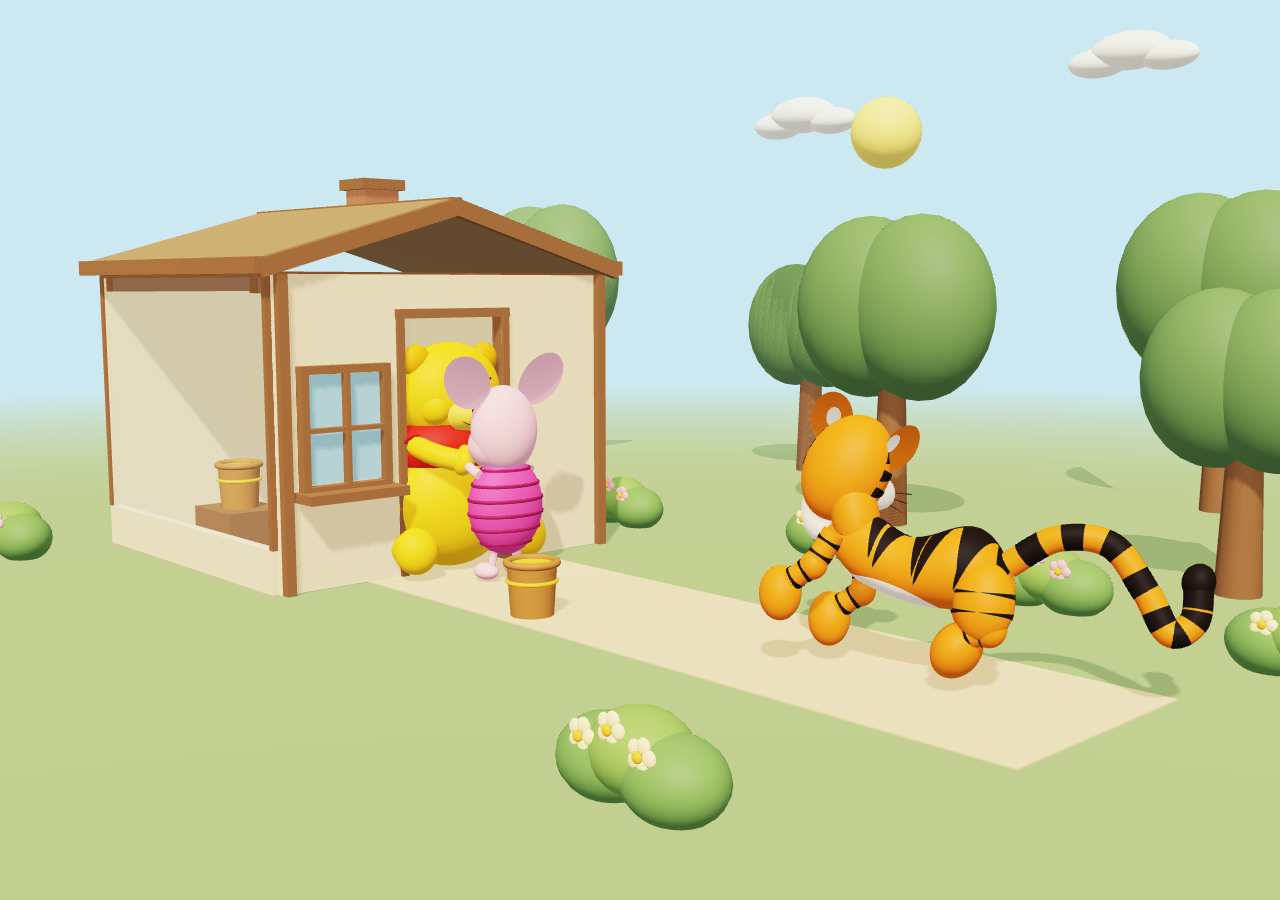
<file: index.html>
﻿<!doctype html>
<html lang="id">
<head>
  <meta charset="utf-8">
  <meta name="viewport" content="width=device-width,initial-scale=1">
  <title>Sedikit Terlalu Banyak Madu — Hundred Acre Wood</title>
  <link rel="icon" href="data:,">
  <link rel="stylesheet" href="styles/style.css">
</head>
<body data-character="story">
  <canvas id="scene" aria-label="Pooh terjepit di pintu; Piglet dan Tigger bekerja sama menolongnya"></canvas>
  <section id="story-controls" class="hidden" aria-label="Kontrol cerita">
    <div class="timeline"><label for="story-time">Adegan</label><input id="story-time" type="range" min="0" max="68" step="0.1" value="0"><output id="story-clock" for="story-time">00 / 68 dtk</output></div>
    <div class="story-actions"><button id="play-story" type="button">Jeda</button><button id="replay-story" type="button">Ulangi</button><button id="hide-controls" type="button">Sembunyikan (U)</button></div>
    <nav aria-label="Demo per karakter"><a href="pooh.html">Pooh</a><a href="piglet.html">Piglet</a><a href="tigger.html">Tigger</a></nav>
    <p class="hint">Space: jeda · R: ulangi · U: kontrol<br>Drag: kamera · Scroll: zoom</p>
  </section>
  <script type="module" src="src/main.js"></script>
</body>
</html>
</file>
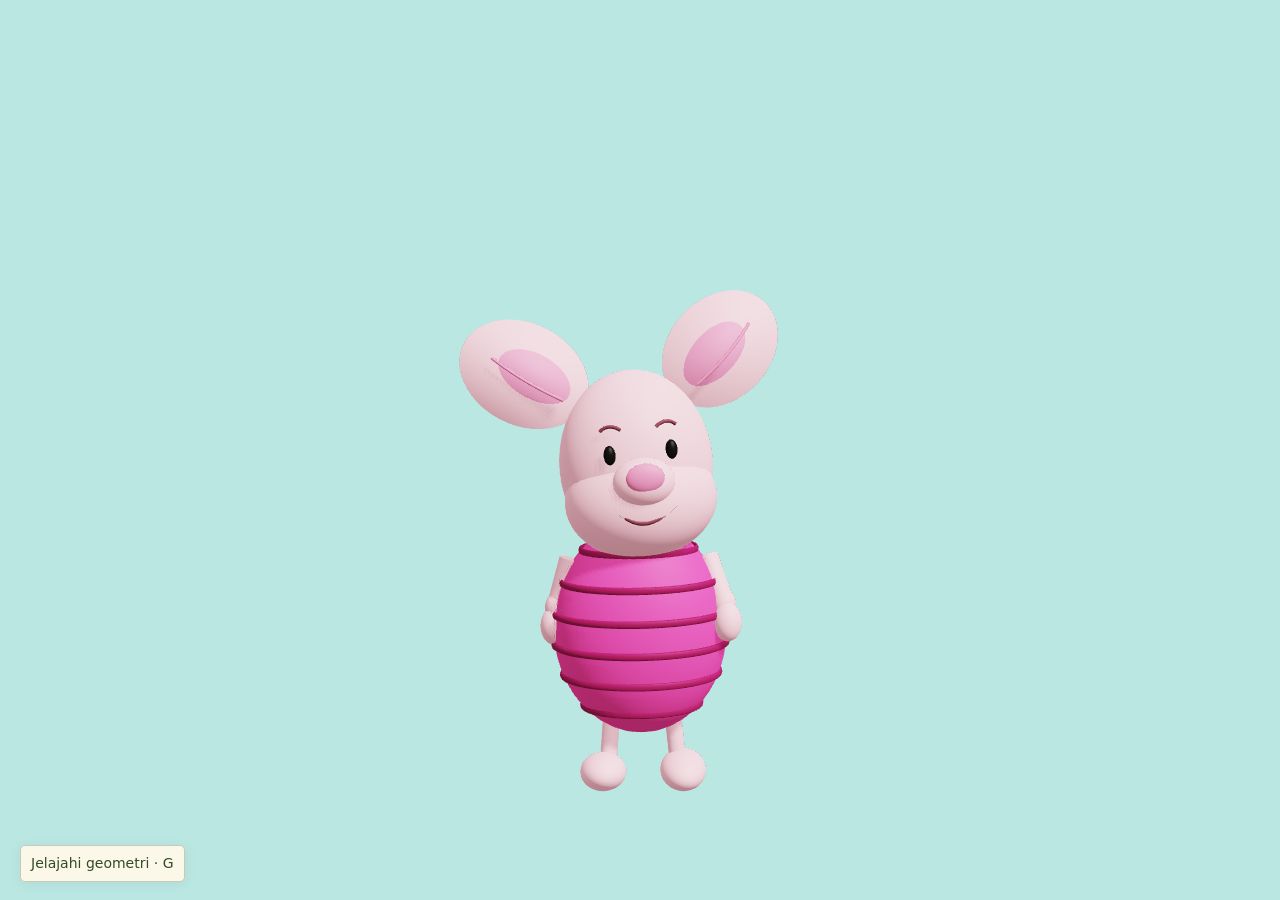
<file: piglet.html>
<!doctype html>
<html lang="id">
<head>
  <meta charset="utf-8">
  <meta name="viewport" content="width=device-width,initial-scale=1">
  <title>Piglet — WebGL</title>
  <link rel="stylesheet" href="styles/style.css">
</head>
<body data-character="piglet">
  <canvas id="scene" aria-label="Piglet 3D"></canvas>
  <button id="geometry-toggle" type="button" aria-expanded="false" aria-controls="geometry-guide">Jelajahi geometri · G</button>
  <aside id="geometry-guide" aria-labelledby="geometry-title" hidden>
    <h2 id="geometry-title">Geometri Piglet</h2>
    <p class="geometry-intro">Pilih bentuk untuk melihat bagian penyusunnya.</p>
    <div class="geometry-options" role="group" aria-label="Sorot primitive">
      <button type="button" data-primitive="original" aria-pressed="true">Warna asli</button>
      <button type="button" data-primitive="ellipsoid" aria-pressed="false">Ellipsoid</button>
      <button type="button" data-primitive="elliptic-paraboloid" aria-pressed="false">Paraboloid</button>
      <button type="button" data-primitive="cylinder" aria-pressed="false">Cylinder</button>
      <button type="button" data-primitive="curve" aria-pressed="false">Curve 3D</button>
      <button type="button" data-primitive="parametric" aria-pressed="false">Surface / torus</button>
    </div>
    <p id="geometry-formula"></p>
    <p id="geometry-description" aria-live="polite"></p>
  </aside>
  <script type="module" src="src/main.js"></script>
</body>
</html>
</file>
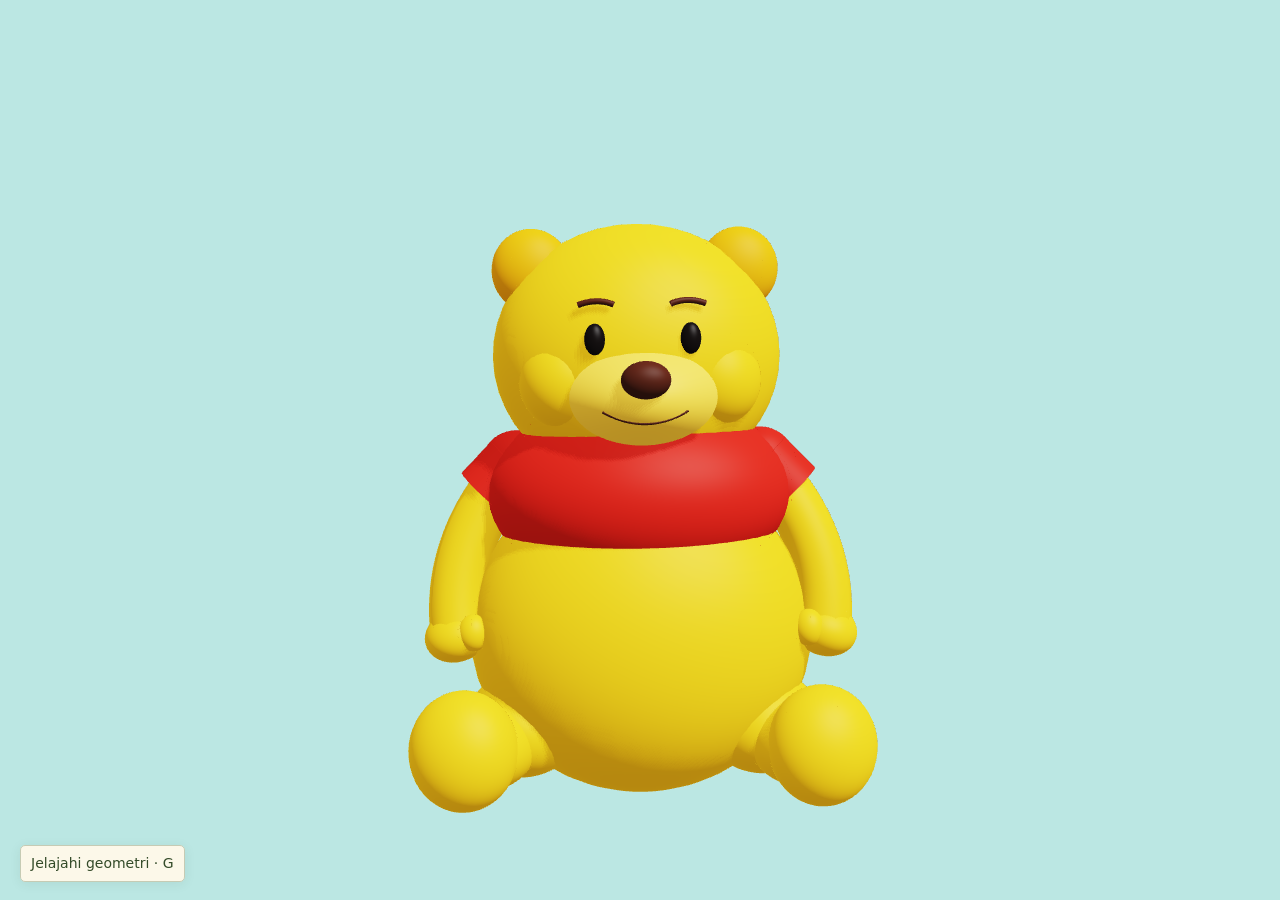
<file: pooh.html>
<!doctype html>
<html lang="id">
<head>
  <meta charset="utf-8">
  <meta name="viewport" content="width=device-width,initial-scale=1">
  <title>Winnie the Pooh — WebGL</title>
  <link rel="stylesheet" href="styles/style.css">
</head>
<body data-character="pooh">
  <canvas id="scene" aria-label="Winnie the Pooh 3D"></canvas>
  <button id="geometry-toggle" type="button" aria-expanded="false" aria-controls="geometry-guide">Jelajahi geometri · G</button>
  <aside id="geometry-guide" aria-labelledby="geometry-title" hidden>
    <h2 id="geometry-title">Geometri Winnie the Pooh</h2>
    <p class="geometry-intro">Pilih bentuk untuk melihat bagian penyusunnya.</p>
    <div class="geometry-options" role="group" aria-label="Sorot primitive">
      <button type="button" data-primitive="original" aria-pressed="true">Warna asli</button>
      <button type="button" data-primitive="ellipsoid" aria-pressed="false">Ellipsoid</button>
      <button type="button" data-primitive="elliptic-paraboloid" aria-pressed="false">Paraboloid</button>
      <button type="button" data-primitive="cylinder" aria-pressed="false">Cylinder</button>
      <button type="button" data-primitive="curve" aria-pressed="false">Curve 3D</button>
      <button type="button" data-primitive="parametric" aria-pressed="false">Surface / torus</button>
    </div>
    <p id="geometry-formula"></p>
    <p id="geometry-description" aria-live="polite"></p>
  </aside>
  <script type="module" src="src/main.js"></script>
</body>
</html>
</file>
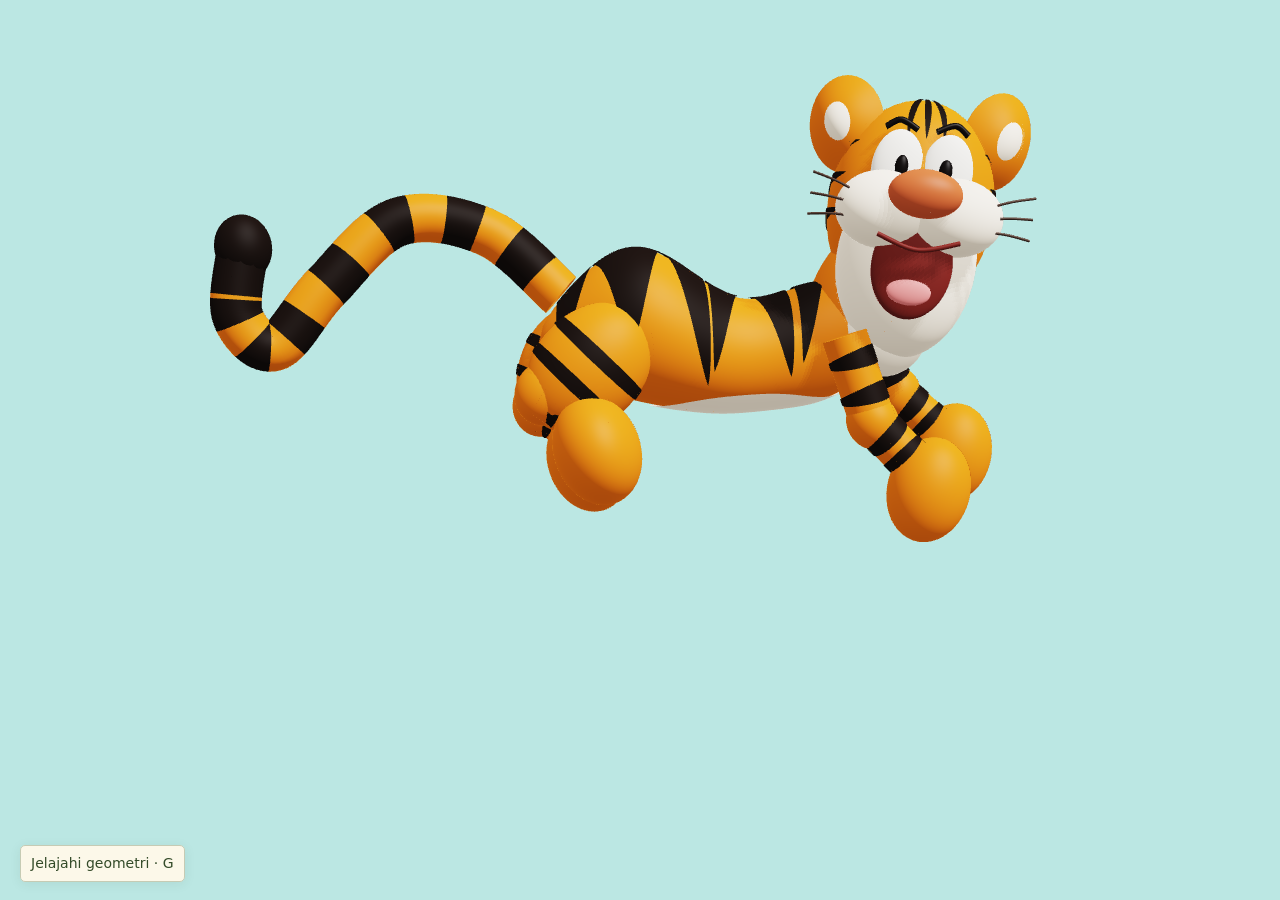
<file: tigger.html>
<!doctype html>
<html lang="id">
<head>
  <meta charset="utf-8">
  <meta name="viewport" content="width=device-width,initial-scale=1">
  <title>Tigger — WebGL</title>
  <link rel="stylesheet" href="styles/style.css">
</head>
<body data-character="tigger">
  <canvas id="scene" aria-label="Tigger 3D"></canvas>
  <button id="geometry-toggle" type="button" aria-expanded="false" aria-controls="geometry-guide">Jelajahi geometri · G</button>
  <aside id="geometry-guide" aria-labelledby="geometry-title" hidden>
    <h2 id="geometry-title">Geometri Tigger</h2>
    <p class="geometry-intro">Pilih bentuk untuk melihat bagian penyusunnya.</p>
    <div class="geometry-options" role="group" aria-label="Sorot primitive">
      <button type="button" data-primitive="original" aria-pressed="true">Warna asli</button>
      <button type="button" data-primitive="ellipsoid" aria-pressed="false">Ellipsoid</button>
      <button type="button" data-primitive="elliptic-paraboloid" aria-pressed="false">Paraboloid</button>
      <button type="button" data-primitive="cylinder" aria-pressed="false">Cylinder</button>
      <button type="button" data-primitive="curve" aria-pressed="false">Curve 3D</button>
      <button type="button" data-primitive="parametric" aria-pressed="false">Surface bebas</button>
    </div>
    <p id="geometry-formula"></p>
    <p id="geometry-description" aria-live="polite"></p>
  </aside>
  <script type="module" src="src/main.js"></script>
</body>
</html>
</file>
<file: styles/style.css>
*{box-sizing:border-box}
html,body,#scene{width:100%;height:100%;margin:0;display:block;overflow:hidden}
body{background:#bbe7e3;color:#364231;font:14px/1.5 system-ui,sans-serif}
#scene{cursor:grab;touch-action:none}
.error{position:fixed;left:20px;right:20px;bottom:20px;padding:16px;background:#fff5e6;color:#7d3023}
#story-heading{position:fixed;left:34px;top:28px;max-width:650px;pointer-events:none;text-shadow:0 1px 10px #f5f3da}
.eyebrow{font-size:10px;letter-spacing:.17em;margin:0 0 8px;font-weight:600}
h1{font:500 clamp(25px,2.6vw,42px)/1.12 Georgia,serif;margin:0 0 10px;letter-spacing:-.025em}
#chapter-title{text-shadow:0 1px 12px rgba(255,255,255,.75),0 0 3px rgba(255,255,255,.8)}
.film-label{font-size:9px;letter-spacing:.18em;opacity:.75}
#story-caption{position:fixed;bottom:27px;left:50%;transform:translateX(-50%);width:max-content;max-width:calc(100% - 40px);margin:0;padding:13px 24px;border-radius:3px;background:#fff9e9ed;box-shadow:0 3px 20px #213b2220;text-align:center;font:500 17px/1.5 Georgia,serif;pointer-events:none}
#story-controls{position:fixed;right:22px;top:24px;width:300px;padding:15px 18px;background:#fff9e9ed;border:1px solid #e1d8bc;border-radius:10px;box-shadow:0 4px 18px #233d2314;font-size:12px}
#story-controls.hidden{display:none}
.timeline{display:flex;align-items:center;gap:9px}
.timeline input{min-width:0;flex:1;accent-color:#59714a}
.timeline output{font-variant-numeric:tabular-nums;white-space:nowrap;font-size:11px}
.story-actions{display:flex;gap:6px;margin:12px 0 9px}
button{border:1px solid #aeb898;border-radius:5px;padding:7px 10px;background:#fffdf4;color:#344b29;cursor:pointer;font:inherit;white-space:nowrap}
button:first-child{background:#456536;color:white;border-color:#456536}
button:focus-visible,a:focus-visible,input:focus-visible{outline:3px solid #be771c;outline-offset:3px}
nav{display:flex;gap:18px}nav a{color:#456536;text-underline-offset:3px}
.hint{font-size:10px;line-height:1.6;margin:8px 0 0;color:#6c725d}
@media(max-width:950px){#story-heading{max-width:calc(100% - 365px);left:22px;top:22px}.eyebrow{font-size:8px}h1{font-size:25px}}
@media(max-width:600px){#story-heading{left:18px;top:22px;max-width:calc(100% - 36px)}h1{font-size:27px}.film-label{font-size:8px}#story-controls{top:auto;right:12px;left:12px;bottom:72px;width:auto;padding:10px 14px}.story-actions{margin:8px 0 0}.hint,nav{display:none}#story-caption{bottom:14px;padding:10px 14px;font-size:14px;max-width:calc(100% - 24px)}.timeline label{font-size:11px}}
@media(prefers-reduced-motion:reduce){*{scroll-behavior:auto}}

/* Panel presentasi hanya ada di tigger.html; tidak mengubah kamera atau model. */
#geometry-toggle{position:fixed;left:20px;bottom:18px;z-index:2;background:#fff9e9f2;color:#344b29;border-color:#c6cbb4;box-shadow:0 2px 12px #233d2314}
#geometry-guide{max-height:calc(100% - 100px);overflow-y:auto;position:fixed;left:20px;bottom:66px;z-index:2;width:290px;max-width:calc(100% - 40px);padding:18px 20px;background:#fff9e9f5;border:1px solid #d9d9c4;border-radius:8px;box-shadow:0 5px 24px #233d2318}
#geometry-guide[hidden]{display:none}
#geometry-title{margin:0 0 4px;font:500 23px/1.2 Georgia,serif;letter-spacing:-.02em}
.geometry-intro{margin:0 0 14px;font-size:12px;color:#68705d}
.geometry-options{display:flex;flex-wrap:wrap;gap:6px}
.geometry-options button{padding:6px 8px;font-size:11px;background:#fffdf4;color:#344b29;border-color:#c8ceba}
.geometry-options button[aria-pressed="true"]{background:#456536;color:#fff;border-color:#456536}
#geometry-formula{padding:9px 0;margin:10px 0 0;border-top:1px solid #daddcd;font:12px/1.6 ui-monospace,monospace;overflow-wrap:anywhere}
#geometry-description{margin:2px 0 0;font-size:12px;line-height:1.6;color:#59634f}
</file>
